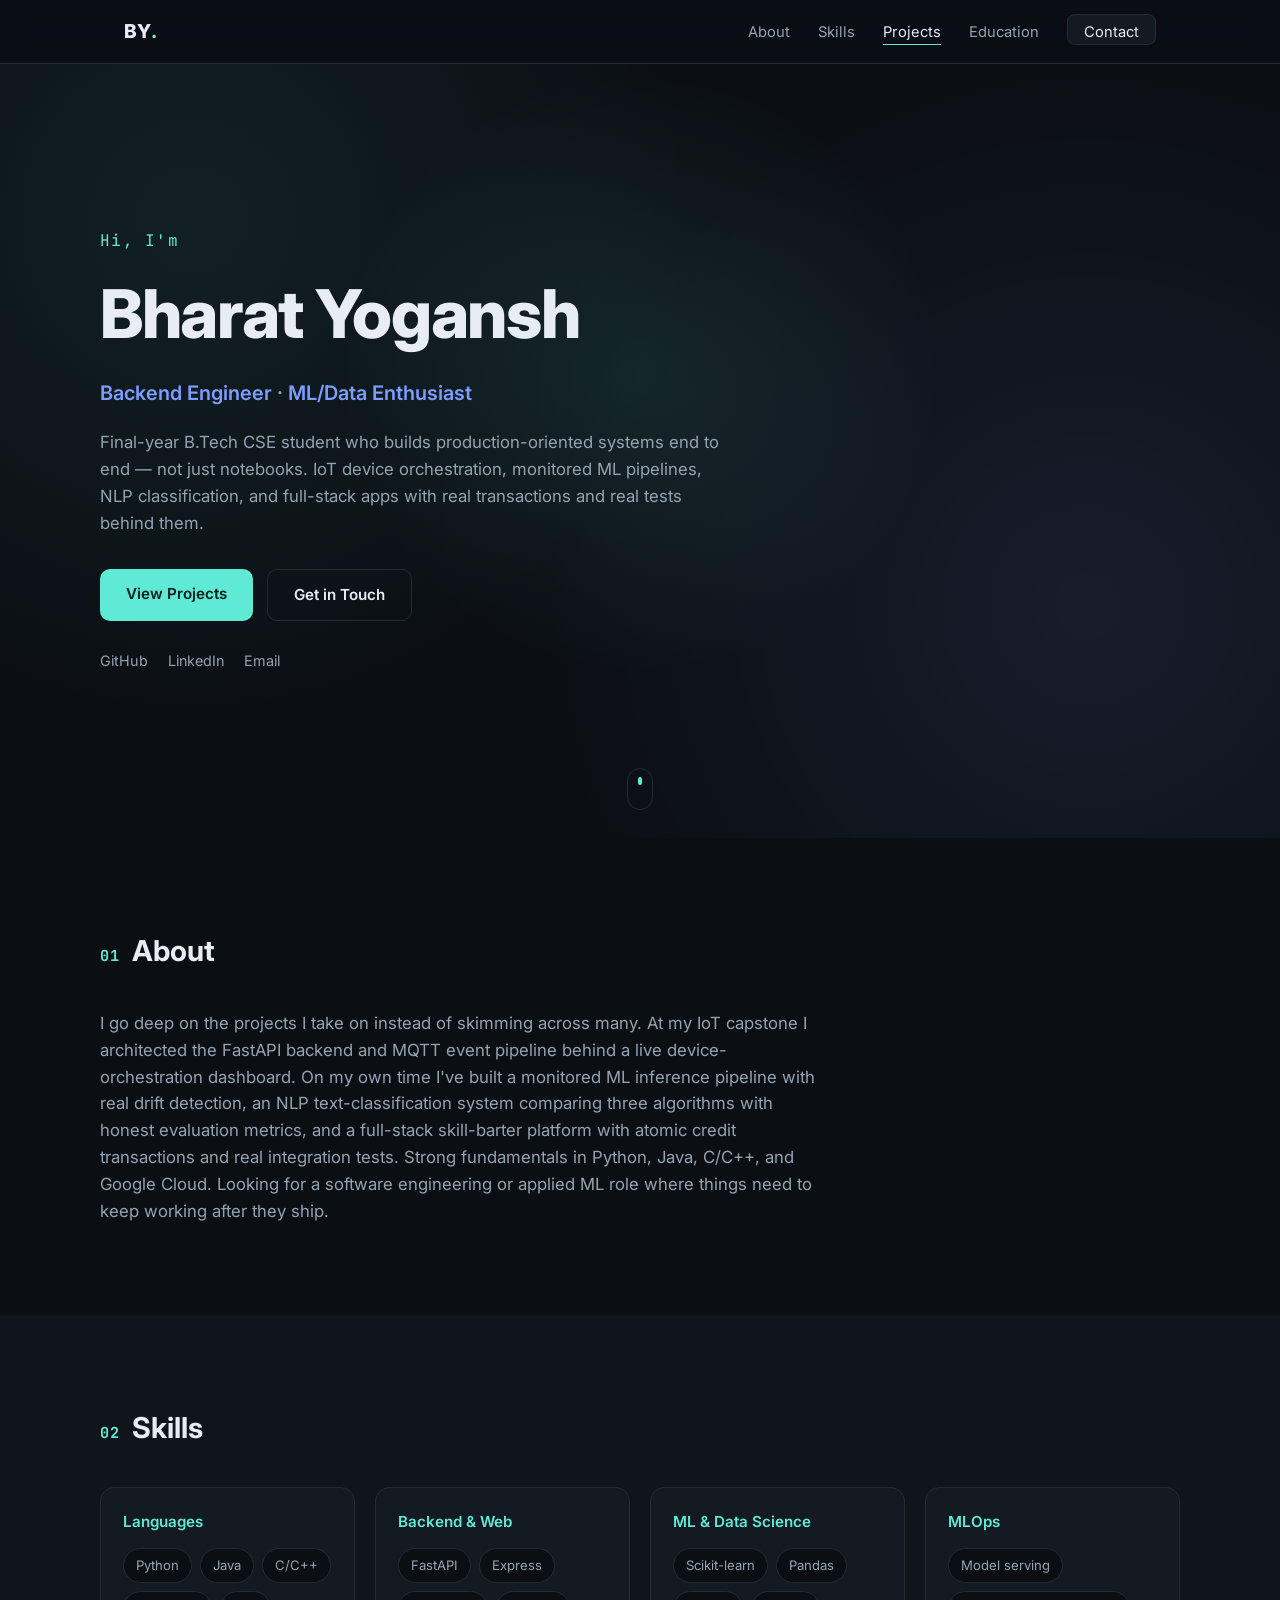
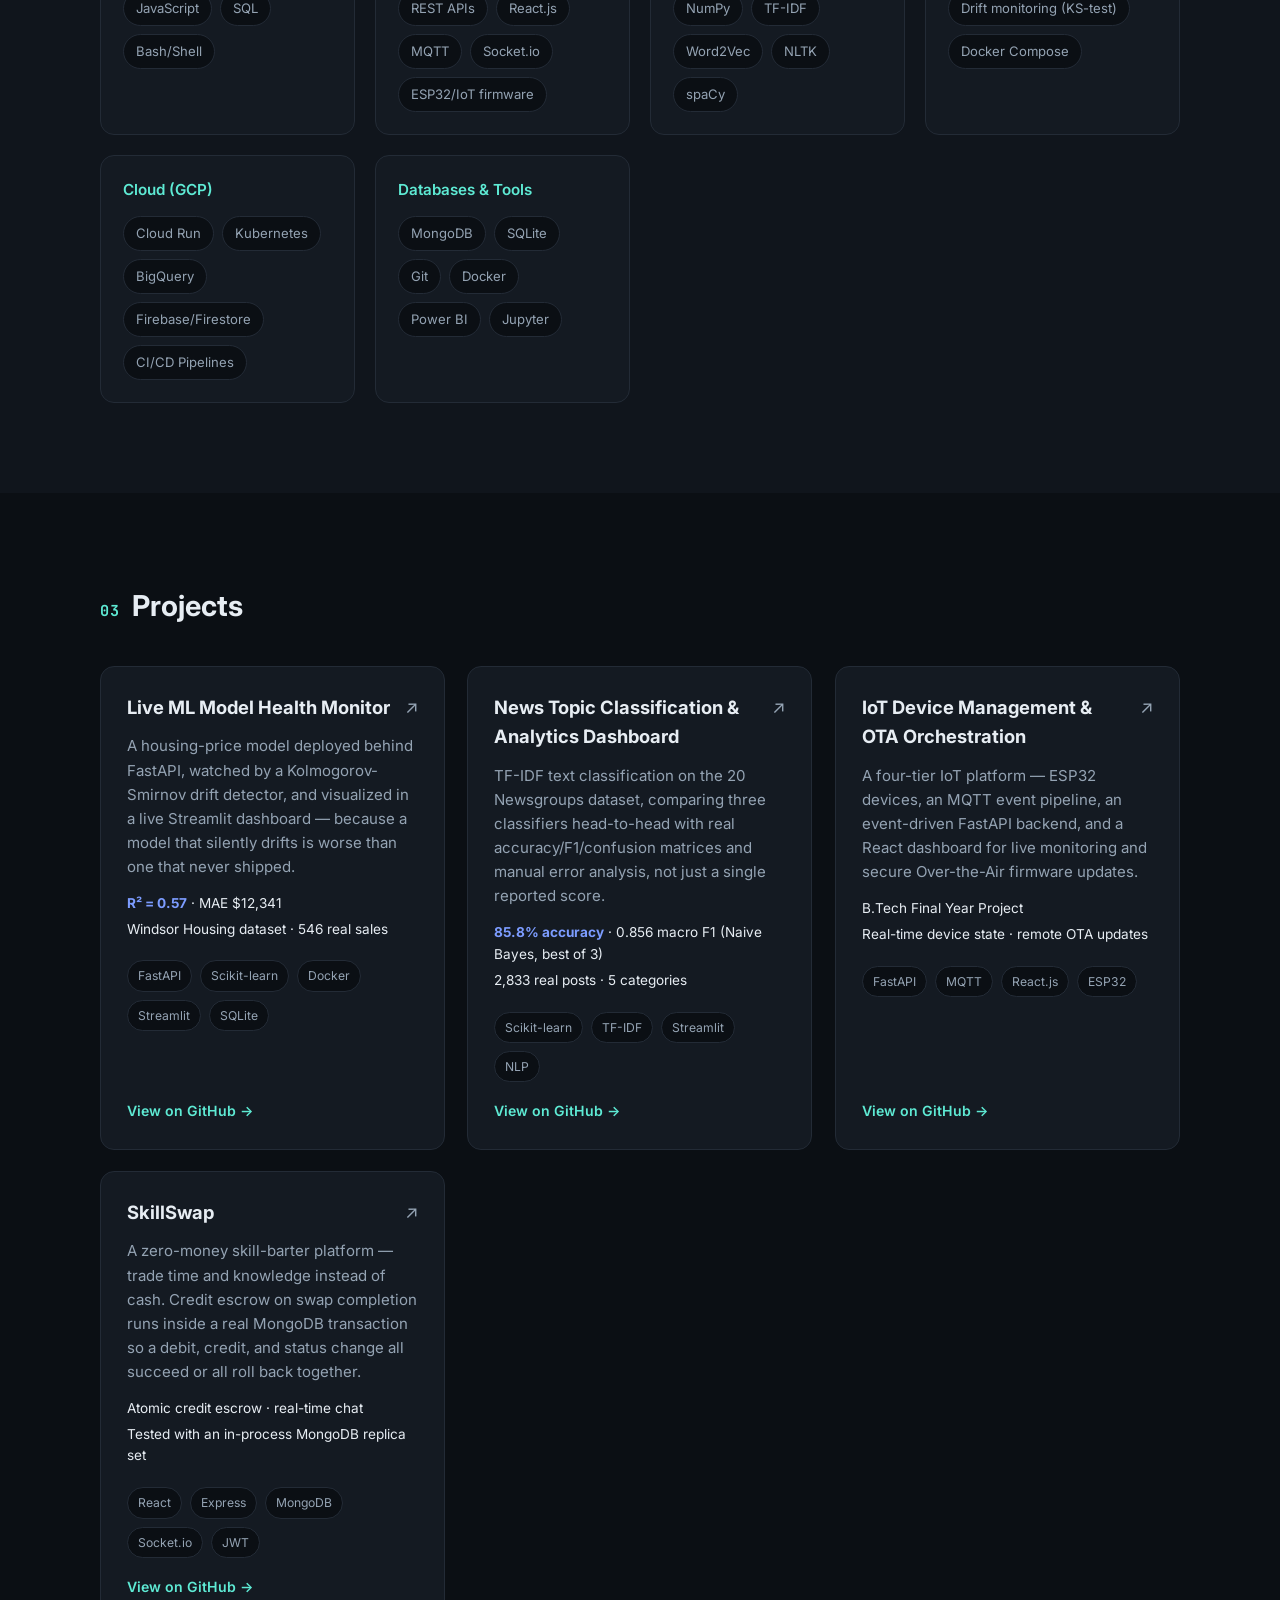
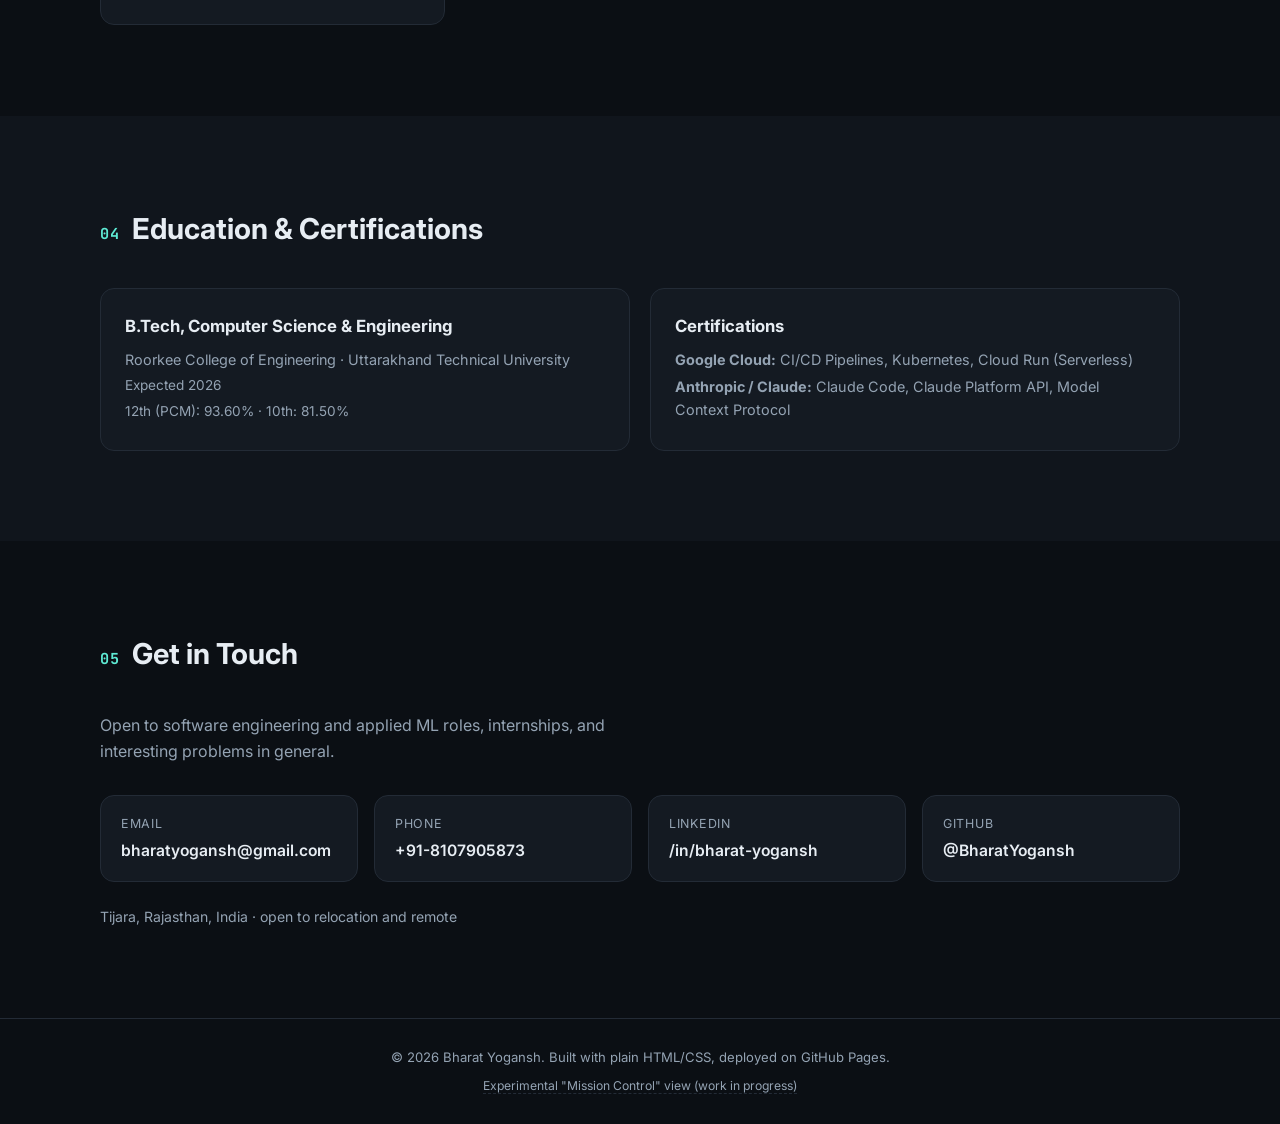
<file: index.html>
<!DOCTYPE html>
<html lang="en">
<head>
<meta charset="UTF-8">
<meta name="viewport" content="width=device-width, initial-scale=1.0">
<title>Bharat Yogansh — Backend &amp; ML Engineer</title>
<meta name="description" content="Bharat Yogansh — Backend Engineer &amp; ML/Data Enthusiast. IoT systems, ML pipelines, NLP, and full-stack projects.">
<link rel="icon" href="data:image/svg+xml,<svg xmlns=%22http://www.w3.org/2000/svg%22 viewBox=%220 0 100 100%22><rect width=%22100%22 height=%22100%22 rx=%2222%22 fill=%22%230b0f14%22/><text x=%2250%22 y=%2266%22 font-size=%2244%22 text-anchor=%22middle%22 fill=%22%235eead4%22 font-family=%22monospace%22>BY</text></svg>">
<link rel="preconnect" href="https://fonts.googleapis.com">
<link rel="preconnect" href="https://fonts.gstatic.com" crossorigin>
<link href="https://fonts.googleapis.com/css2?family=Inter:wght@400;500;600;700;800&family=JetBrains+Mono:wght@400;600&display=swap" rel="stylesheet">
<link rel="stylesheet" href="style.css">
</head>
<body>

<div class="scroll-progress" id="scrollProgress"></div>

<header class="nav-wrap">
  <nav class="nav">
    <a href="#top" class="logo">BY<span>.</span></a>
    <button class="nav-toggle" id="navToggle" aria-label="Toggle menu">
      <span></span><span></span><span></span>
    </button>
    <ul class="nav-links" id="navLinks">
      <li><a href="#about" data-nav="about">About</a></li>
      <li><a href="#skills" data-nav="skills">Skills</a></li>
      <li><a href="#projects" data-nav="projects">Projects</a></li>
      <li><a href="#education" data-nav="education">Education</a></li>
      <li><a href="#contact" class="btn-small">Contact</a></li>
    </ul>
  </nav>
</header>

<main>
  <section id="top" class="hero">
    <div class="hero-spotlight" id="heroSpotlight"></div>
    <div class="hero-inner reveal">
      <p class="eyebrow">Hi, I'm</p>
      <h1 class="gradient-text">Bharat Yogansh</h1>
      <p class="hero-role">Backend Engineer <span class="dot">&middot;</span> ML/Data Enthusiast</p>
      <p class="hero-blurb">
        Final-year B.Tech CSE student who builds production-oriented systems end to end &mdash;
        not just notebooks. IoT device orchestration, monitored ML pipelines, NLP classification,
        and full-stack apps with real transactions and real tests behind them.
      </p>
      <div class="hero-actions">
        <a href="#projects" class="btn btn-primary">View Projects</a>
        <a href="#contact" class="btn btn-ghost">Get in Touch</a>
      </div>
      <div class="hero-links">
        <a href="https://github.com/BharatYogansh" target="_blank" rel="noopener">GitHub</a>
        <a href="https://www.linkedin.com/in/bharat-yogansh" target="_blank" rel="noopener">LinkedIn</a>
        <a href="mailto:bharatyogansh@gmail.com">Email</a>
      </div>
    </div>
    <a href="#about" class="scroll-cue" aria-label="Scroll down"><span></span></a>
  </section>

  <section id="about" class="section">
    <div class="section-inner reveal">
      <h2 class="section-title"><span class="tag">01</span> About</h2>
      <p class="about-text">
        I go deep on the projects I take on instead of skimming across many. At my IoT capstone I
        architected the FastAPI backend and MQTT event pipeline behind a live device-orchestration
        dashboard. On my own time I've built a monitored ML inference pipeline with real drift
        detection, an NLP text-classification system comparing three algorithms with honest
        evaluation metrics, and a full-stack skill-barter platform with atomic credit transactions
        and real integration tests. Strong fundamentals in Python, Java, C/C++, and Google Cloud.
        Looking for a software engineering or applied ML role where things need to keep working
        after they ship.
      </p>
    </div>
  </section>

  <section id="skills" class="section alt">
    <div class="section-inner reveal">
      <h2 class="section-title"><span class="tag">02</span> Skills</h2>
      <div class="skills-grid">
        <div class="skill-card" style="--d:0">
          <h3>Languages</h3>
          <div class="chips">
            <span>Python</span><span>Java</span><span>C/C++</span><span>JavaScript</span><span>SQL</span><span>Bash/Shell</span>
          </div>
        </div>
        <div class="skill-card" style="--d:1">
          <h3>Backend &amp; Web</h3>
          <div class="chips">
            <span>FastAPI</span><span>Express</span><span>REST APIs</span><span>React.js</span><span>MQTT</span><span>Socket.io</span><span>ESP32/IoT firmware</span>
          </div>
        </div>
        <div class="skill-card" style="--d:2">
          <h3>ML &amp; Data Science</h3>
          <div class="chips">
            <span>Scikit-learn</span><span>Pandas</span><span>NumPy</span><span>TF-IDF</span><span>Word2Vec</span><span>NLTK</span><span>spaCy</span>
          </div>
        </div>
        <div class="skill-card" style="--d:3">
          <h3>MLOps</h3>
          <div class="chips">
            <span>Model serving</span><span>Drift monitoring (KS-test)</span><span>Docker Compose</span>
          </div>
        </div>
        <div class="skill-card" style="--d:4">
          <h3>Cloud (GCP)</h3>
          <div class="chips">
            <span>Cloud Run</span><span>Kubernetes</span><span>BigQuery</span><span>Firebase/Firestore</span><span>CI/CD Pipelines</span>
          </div>
        </div>
        <div class="skill-card" style="--d:5">
          <h3>Databases &amp; Tools</h3>
          <div class="chips">
            <span>MongoDB</span><span>SQLite</span><span>Git</span><span>Docker</span><span>Power BI</span><span>Jupyter</span>
          </div>
        </div>
      </div>
    </div>
  </section>

  <section id="projects" class="section">
    <div class="section-inner reveal">
      <h2 class="section-title"><span class="tag">03</span> Projects</h2>

      <div class="projects-grid">

        <article class="project-card" style="--d:0">
          <div class="project-top">
            <h3>Live ML Model Health Monitor</h3>
            <a href="https://github.com/BharatYogansh/ml-monitor-pipeline" target="_blank" rel="noopener" class="card-link" aria-label="View source on GitHub">↗</a>
          </div>
          <p class="project-desc">
            A housing-price model deployed behind FastAPI, watched by a Kolmogorov-Smirnov drift
            detector, and visualized in a live Streamlit dashboard &mdash; because a model that
            silently drifts is worse than one that never shipped.
          </p>
          <ul class="project-stats">
            <li><strong>R&sup2; = 0.57</strong> &middot; MAE $12,341</li>
            <li>Windsor Housing dataset &middot; 546 real sales</li>
          </ul>
          <div class="chips small">
            <span>FastAPI</span><span>Scikit-learn</span><span>Docker</span><span>Streamlit</span><span>SQLite</span>
          </div>
          <a href="https://github.com/BharatYogansh/ml-monitor-pipeline" target="_blank" rel="noopener" class="project-link">View on GitHub →</a>
        </article>

        <article class="project-card" style="--d:1">
          <div class="project-top">
            <h3>News Topic Classification &amp; Analytics Dashboard</h3>
            <a href="https://github.com/BharatYogansh/news-text-classification" target="_blank" rel="noopener" class="card-link" aria-label="View source on GitHub">↗</a>
          </div>
          <p class="project-desc">
            TF-IDF text classification on the 20 Newsgroups dataset, comparing three classifiers
            head-to-head with real accuracy/F1/confusion matrices and manual error analysis, not
            just a single reported score.
          </p>
          <ul class="project-stats">
            <li><strong>85.8% accuracy</strong> &middot; 0.856 macro F1 (Naive Bayes, best of 3)</li>
            <li>2,833 real posts &middot; 5 categories</li>
          </ul>
          <div class="chips small">
            <span>Scikit-learn</span><span>TF-IDF</span><span>Streamlit</span><span>NLP</span>
          </div>
          <a href="https://github.com/BharatYogansh/news-text-classification" target="_blank" rel="noopener" class="project-link">View on GitHub →</a>
        </article>

        <article class="project-card" style="--d:2">
          <div class="project-top">
            <h3>IoT Device Management &amp; OTA Orchestration</h3>
            <a href="https://github.com/BharatYogansh/iot-orchestration-dashboard" target="_blank" rel="noopener" class="card-link" aria-label="View source on GitHub">↗</a>
          </div>
          <p class="project-desc">
            A four-tier IoT platform &mdash; ESP32 devices, an MQTT event pipeline, an
            event-driven FastAPI backend, and a React dashboard for live monitoring and secure
            Over-the-Air firmware updates.
          </p>
          <ul class="project-stats">
            <li>B.Tech Final Year Project</li>
            <li>Real-time device state &middot; remote OTA updates</li>
          </ul>
          <div class="chips small">
            <span>FastAPI</span><span>MQTT</span><span>React.js</span><span>ESP32</span>
          </div>
          <a href="https://github.com/BharatYogansh/iot-orchestration-dashboard" target="_blank" rel="noopener" class="project-link">View on GitHub →</a>
        </article>

        <article class="project-card" style="--d:3">
          <div class="project-top">
            <h3>SkillSwap</h3>
            <a href="https://github.com/BharatYogansh/skillswap" target="_blank" rel="noopener" class="card-link" aria-label="View source on GitHub">↗</a>
          </div>
          <p class="project-desc">
            A zero-money skill-barter platform &mdash; trade time and knowledge instead of cash.
            Credit escrow on swap completion runs inside a real MongoDB transaction so a debit,
            credit, and status change all succeed or all roll back together.
          </p>
          <ul class="project-stats">
            <li>Atomic credit escrow &middot; real-time chat</li>
            <li>Tested with an in-process MongoDB replica set</li>
          </ul>
          <div class="chips small">
            <span>React</span><span>Express</span><span>MongoDB</span><span>Socket.io</span><span>JWT</span>
          </div>
          <a href="https://github.com/BharatYogansh/skillswap" target="_blank" rel="noopener" class="project-link">View on GitHub →</a>
        </article>

      </div>
    </div>
  </section>

  <section id="education" class="section alt">
    <div class="section-inner reveal">
      <h2 class="section-title"><span class="tag">04</span> Education &amp; Certifications</h2>
      <div class="edu-grid">
        <div class="edu-card" style="--d:0">
          <h3>B.Tech, Computer Science &amp; Engineering</h3>
          <p>Roorkee College of Engineering &middot; Uttarakhand Technical University</p>
          <p class="edu-meta">Expected 2026</p>
          <p class="edu-meta">12th (PCM): 93.60% &middot; 10th: 81.50%</p>
        </div>
        <div class="edu-card" style="--d:1">
          <h3>Certifications</h3>
          <p><strong>Google Cloud:</strong> CI/CD Pipelines, Kubernetes, Cloud Run (Serverless)</p>
          <p><strong>Anthropic / Claude:</strong> Claude Code, Claude Platform API, Model Context Protocol</p>
        </div>
      </div>
    </div>
  </section>

  <section id="contact" class="section contact-section">
    <div class="section-inner reveal">
      <h2 class="section-title"><span class="tag">05</span> Get in Touch</h2>
      <p class="contact-blurb">Open to software engineering and applied ML roles, internships, and interesting problems in general.</p>
      <div class="contact-grid">
        <a href="mailto:bharatyogansh@gmail.com" class="contact-item" style="--d:0">
          <span class="contact-label">Email</span>
          <span class="contact-value">bharatyogansh@gmail.com</span>
        </a>
        <a href="tel:+918107905873" class="contact-item" style="--d:1">
          <span class="contact-label">Phone</span>
          <span class="contact-value">+91-8107905873</span>
        </a>
        <a href="https://www.linkedin.com/in/bharat-yogansh" target="_blank" rel="noopener" class="contact-item" style="--d:2">
          <span class="contact-label">LinkedIn</span>
          <span class="contact-value">/in/bharat-yogansh</span>
        </a>
        <a href="https://github.com/BharatYogansh" target="_blank" rel="noopener" class="contact-item" style="--d:3">
          <span class="contact-label">GitHub</span>
          <span class="contact-value">@BharatYogansh</span>
        </a>
      </div>
      <p class="location">Tijara, Rajasthan, India &middot; open to relocation and remote</p>
    </div>
  </section>
</main>

<footer class="footer">
  <p>&copy; <span id="year"></span> Bharat Yogansh. Built with plain HTML/CSS, deployed on GitHub Pages.</p>
  <p class="footer-experimental"><a href="mission.html">Experimental "Mission Control" view (work in progress)</a></p>
</footer>

<script src="script.js"></script>
</body>
</html>
</file>
<file: style.css>
:root {
  --bg: #0b0f14;
  --bg-alt: #10151c;
  --surface: #141a22;
  --border: #232b36;
  --text: #e7edf3;
  --text-dim: #94a3b3;
  --accent: #5eead4;
  --accent-2: #7c9cff;
  --radius: 14px;
  --max-w: 1080px;
  font-size: 16px;
}

* { box-sizing: border-box; margin: 0; padding: 0; }

html { scroll-behavior: smooth; }

body {
  background: var(--bg);
  color: var(--text);
  font-family: "Inter", system-ui, -apple-system, Segoe UI, sans-serif;
  line-height: 1.6;
  -webkit-font-smoothing: antialiased;
}

a { color: inherit; text-decoration: none; }

.eyebrow, .tag {
  font-family: "JetBrains Mono", monospace;
  color: var(--accent);
  letter-spacing: 0.08em;
}

/* ---------- Scroll progress bar ---------- */
.scroll-progress {
  position: fixed;
  top: 0; left: 0;
  height: 3px;
  width: 0%;
  background: linear-gradient(90deg, var(--accent), var(--accent-2));
  z-index: 100;
  transition: width 0.1s linear;
}

/* ---------- Nav ---------- */
.nav-wrap {
  position: sticky;
  top: 0;
  z-index: 50;
  background: rgba(11, 15, 20, 0.85);
  backdrop-filter: blur(10px);
  border-bottom: 1px solid var(--border);
}

.nav {
  max-width: var(--max-w);
  margin: 0 auto;
  display: flex;
  align-items: center;
  justify-content: space-between;
  padding: 16px 24px;
}

.logo {
  font-weight: 800;
  font-size: 1.2rem;
  letter-spacing: 0.02em;
}
.logo span { color: var(--accent); }

.nav-links {
  display: flex;
  align-items: center;
  gap: 28px;
  list-style: none;
}

.nav-links a {
  font-size: 0.92rem;
  color: var(--text-dim);
  transition: color 0.2s ease;
  position: relative;
  padding-bottom: 3px;
}
.nav-links a:hover { color: var(--text); }
.nav-links a::after {
  content: "";
  position: absolute;
  left: 0; right: 100%;
  bottom: -1px;
  height: 1px;
  background: var(--accent);
  transition: right 0.25s ease;
}
.nav-links a.active { color: var(--text); }
.nav-links a.active::after { right: 0; }

.btn-small {
  background: var(--surface);
  border: 1px solid var(--border);
  padding: 8px 16px;
  border-radius: 8px;
  color: var(--text) !important;
}
.btn-small:hover { border-color: var(--accent); }

.nav-toggle {
  display: none;
  flex-direction: column;
  gap: 5px;
  background: none;
  border: none;
  cursor: pointer;
  padding: 6px;
}
.nav-toggle span {
  width: 22px;
  height: 2px;
  background: var(--text);
  display: block;
}

/* ---------- Hero ---------- */
.hero {
  position: relative;
  min-height: 86vh;
  display: flex;
  align-items: center;
  padding: 40px 24px;
  overflow: hidden;
  background:
    radial-gradient(circle at 15% 20%, rgba(94, 234, 212, 0.08), transparent 40%),
    radial-gradient(circle at 85% 70%, rgba(124, 156, 255, 0.10), transparent 45%);
}

.hero-spotlight {
  position: absolute;
  inset: 0;
  pointer-events: none;
  background: radial-gradient(
    500px circle at var(--mx, 50%) var(--my, 40%),
    rgba(94, 234, 212, 0.10),
    transparent 60%
  );
  transition: background 0.1s ease-out;
}
@media (prefers-reduced-motion: reduce) {
  .hero-spotlight { display: none; }
}

.hero-inner { max-width: var(--max-w); margin: 0 auto; width: 100%; position: relative; z-index: 1; }

.hero h1 {
  font-size: clamp(2.5rem, 6vw, 4.2rem);
  font-weight: 800;
  letter-spacing: -0.02em;
  margin: 6px 0 10px;
}

.gradient-text {
  background: linear-gradient(100deg, var(--text) 30%, var(--accent) 55%, var(--accent-2) 75%, var(--text) 95%);
  background-size: 250% 100%;
  -webkit-background-clip: text;
  background-clip: text;
  color: transparent;
  animation: gradient-shift 7s ease-in-out infinite;
}
@keyframes gradient-shift {
  0%, 100% { background-position: 0% 50%; }
  50% { background-position: 100% 50%; }
}
@media (prefers-reduced-motion: reduce) {
  .gradient-text { animation: none; background-position: 20% 50%; }
}

.hero-role {
  font-size: 1.25rem;
  color: var(--accent-2);
  font-weight: 600;
  margin-bottom: 20px;
}
.hero-role .dot { color: var(--text-dim); }

.hero-blurb {
  max-width: 620px;
  color: var(--text-dim);
  font-size: 1.05rem;
  margin-bottom: 32px;
}

.hero-actions { display: flex; gap: 14px; flex-wrap: wrap; margin-bottom: 28px; }

.btn {
  padding: 13px 26px;
  border-radius: 10px;
  font-weight: 600;
  font-size: 0.95rem;
  transition: transform 0.15s ease, background 0.2s ease, border-color 0.2s ease, box-shadow 0.2s ease;
  display: inline-block;
}
.btn:hover { transform: translateY(-2px); }

.btn-primary {
  background: var(--accent);
  color: #04201c;
}
.btn-primary:hover { background: #7ff0da; box-shadow: 0 8px 24px rgba(94, 234, 212, 0.25); }

.btn-ghost {
  border: 1px solid var(--border);
  color: var(--text);
}
.btn-ghost:hover { border-color: var(--accent-2); }

.hero-links { display: flex; gap: 20px; }
.hero-links a {
  font-size: 0.9rem;
  color: var(--text-dim);
  border-bottom: 1px solid transparent;
}
.hero-links a:hover { color: var(--accent-2); border-color: var(--accent-2); }

.scroll-cue {
  position: absolute;
  left: 50%;
  bottom: 28px;
  transform: translateX(-50%);
  width: 26px; height: 42px;
  border: 1px solid var(--border);
  border-radius: 999px;
  display: flex;
  justify-content: center;
  padding-top: 8px;
}
.scroll-cue span {
  width: 4px; height: 8px;
  border-radius: 2px;
  background: var(--accent);
  animation: cue-scroll 1.6s ease-in-out infinite;
}
@keyframes cue-scroll {
  0% { transform: translateY(0); opacity: 1; }
  70% { transform: translateY(12px); opacity: 0; }
  100% { transform: translateY(12px); opacity: 0; }
}
@media (prefers-reduced-motion: reduce) {
  .scroll-cue span { animation: none; }
}

/* ---------- Sections ---------- */
.section { padding: 90px 24px; }
.section.alt { background: var(--bg-alt); }
.section-inner { max-width: var(--max-w); margin: 0 auto; }

.section-title {
  font-size: 1.8rem;
  font-weight: 700;
  margin-bottom: 36px;
  display: flex;
  align-items: baseline;
  gap: 12px;
}
.section-title .tag { font-size: 0.95rem; }

.about-text {
  max-width: 720px;
  color: var(--text-dim);
  font-size: 1.05rem;
}

/* ---------- Skills ---------- */
.skills-grid {
  display: grid;
  grid-template-columns: repeat(auto-fit, minmax(240px, 1fr));
  gap: 20px;
}

.skill-card {
  background: var(--surface);
  border: 1px solid var(--border);
  border-radius: var(--radius);
  padding: 22px;
  transition: transform 0.25s ease, border-color 0.25s ease, box-shadow 0.25s ease;
}
.skill-card:hover {
  transform: translateY(-4px);
  border-color: var(--accent-2);
  box-shadow: 0 14px 30px rgba(0,0,0,0.3);
}

.skill-card h3 {
  font-size: 0.95rem;
  color: var(--accent);
  margin-bottom: 14px;
  font-weight: 600;
}

.chips { display: flex; flex-wrap: wrap; gap: 8px; }
.chips span {
  background: var(--bg);
  border: 1px solid var(--border);
  color: var(--text-dim);
  padding: 6px 12px;
  border-radius: 999px;
  font-size: 0.82rem;
  transition: border-color 0.2s ease, color 0.2s ease, transform 0.2s ease;
}
.chips span:hover { border-color: var(--accent); color: var(--text); transform: translateY(-1px); }
.chips.small span { font-size: 0.76rem; padding: 5px 10px; }

/* ---------- Projects ---------- */
.projects-grid {
  display: grid;
  grid-template-columns: repeat(auto-fit, minmax(300px, 1fr));
  gap: 22px;
  perspective: 1200px;
}

.project-card {
  background: var(--surface);
  border: 1px solid var(--border);
  border-radius: var(--radius);
  padding: 26px;
  display: flex;
  flex-direction: column;
  transition: border-color 0.2s ease, transform 0.15s ease, box-shadow 0.25s ease;
  transform: perspective(1200px) rotateX(0deg) rotateY(0deg);
  will-change: transform;
}
.project-card:hover {
  border-color: var(--accent-2);
  box-shadow: 0 20px 44px rgba(0,0,0,0.4);
}

.project-top {
  display: flex;
  justify-content: space-between;
  align-items: flex-start;
  gap: 10px;
  margin-bottom: 12px;
}

.project-top h3 { font-size: 1.15rem; font-weight: 700; }

.card-link {
  font-size: 1.1rem;
  color: var(--text-dim);
  flex-shrink: 0;
  transition: color 0.2s ease, transform 0.2s ease;
}
.card-link:hover { color: var(--accent); transform: translate(2px, -2px); }

.project-desc {
  color: var(--text-dim);
  font-size: 0.94rem;
  margin-bottom: 14px;
}

.project-stats {
  list-style: none;
  margin-bottom: 16px;
  font-size: 0.85rem;
  color: var(--text);
}
.project-stats li { margin-bottom: 4px; }
.project-stats strong { color: var(--accent-2); }

.project-card .chips { margin-bottom: 18px; }

.project-link {
  margin-top: auto;
  font-size: 0.88rem;
  font-weight: 600;
  color: var(--accent);
}
.project-link:hover { text-decoration: underline; }

/* ---------- Education ---------- */
.edu-grid {
  display: grid;
  grid-template-columns: repeat(auto-fit, minmax(280px, 1fr));
  gap: 20px;
}
.edu-card {
  background: var(--surface);
  border: 1px solid var(--border);
  border-radius: var(--radius);
  padding: 24px;
  transition: transform 0.25s ease, border-color 0.25s ease;
}
.edu-card:hover { transform: translateY(-4px); border-color: var(--accent); }
.edu-card h3 { font-size: 1.05rem; margin-bottom: 8px; }
.edu-card p { color: var(--text-dim); font-size: 0.9rem; margin-bottom: 4px; }
.edu-meta { font-size: 0.85rem !important; }

/* ---------- Contact ---------- */
.contact-blurb { color: var(--text-dim); margin-bottom: 30px; max-width: 560px; }

.contact-grid {
  display: grid;
  grid-template-columns: repeat(auto-fit, minmax(220px, 1fr));
  gap: 16px;
  margin-bottom: 24px;
}
.contact-item {
  background: var(--surface);
  border: 1px solid var(--border);
  border-radius: var(--radius);
  padding: 18px 20px;
  display: flex;
  flex-direction: column;
  gap: 4px;
  transition: border-color 0.2s ease, transform 0.2s ease;
}
.contact-item:hover { border-color: var(--accent); transform: translateY(-3px); }
.contact-label { font-size: 0.78rem; color: var(--text-dim); text-transform: uppercase; letter-spacing: 0.06em; }
.contact-value { font-size: 0.98rem; font-weight: 600; }

.location { color: var(--text-dim); font-size: 0.88rem; }

/* ---------- Footer ---------- */
.footer {
  text-align: center;
  padding: 28px 24px;
  border-top: 1px solid var(--border);
  color: var(--text-dim);
  font-size: 0.82rem;
}
.footer-experimental {
  margin-top: 8px;
  font-size: 0.76rem;
}
.footer-experimental a {
  color: var(--text-dim);
  border-bottom: 1px dashed var(--border);
}
.footer-experimental a:hover { color: var(--accent); border-color: var(--accent); }

/* ---------- Reveal animation ---------- */
.reveal {
  opacity: 0;
  transform: translateY(20px);
  transition: opacity 0.7s cubic-bezier(0.16, 1, 0.3, 1), transform 0.7s cubic-bezier(0.16, 1, 0.3, 1);
}
.reveal.in-view {
  opacity: 1;
  transform: translateY(0);
}

/* staggered children within a revealed section */
.skill-card, .project-card, .edu-card, .contact-item {
  opacity: 0;
  transform: translateY(16px);
  transition: opacity 0.6s cubic-bezier(0.16, 1, 0.3, 1), transform 0.6s cubic-bezier(0.16, 1, 0.3, 1),
    border-color 0.25s ease, box-shadow 0.25s ease;
  transition-delay: calc(var(--d, 0) * 90ms);
}
.in-view .skill-card,
.in-view .project-card,
.in-view .edu-card,
.in-view .contact-item {
  opacity: 1;
  transform: translateY(0);
}

@media (prefers-reduced-motion: reduce) {
  .reveal, .skill-card, .project-card, .edu-card, .contact-item {
    transition-duration: 0.01ms !important;
    transition-delay: 0ms !important;
  }
}

/* ---------- Responsive ---------- */
@media (max-width: 720px) {
  .nav-toggle { display: flex; }
  .nav-links {
    position: fixed;
    top: 60px;
    right: 0;
    left: 0;
    background: var(--bg);
    border-bottom: 1px solid var(--border);
    flex-direction: column;
    align-items: flex-start;
    padding: 20px 24px;
    gap: 18px;
    transform: translateY(-140%);
    transition: transform 0.25s ease;
  }
  .nav-links.open { transform: translateY(0); }
  .section { padding: 60px 20px; }
  .hero { min-height: auto; padding: 80px 20px 60px; }
  .scroll-cue { display: none; }
}
</file>
